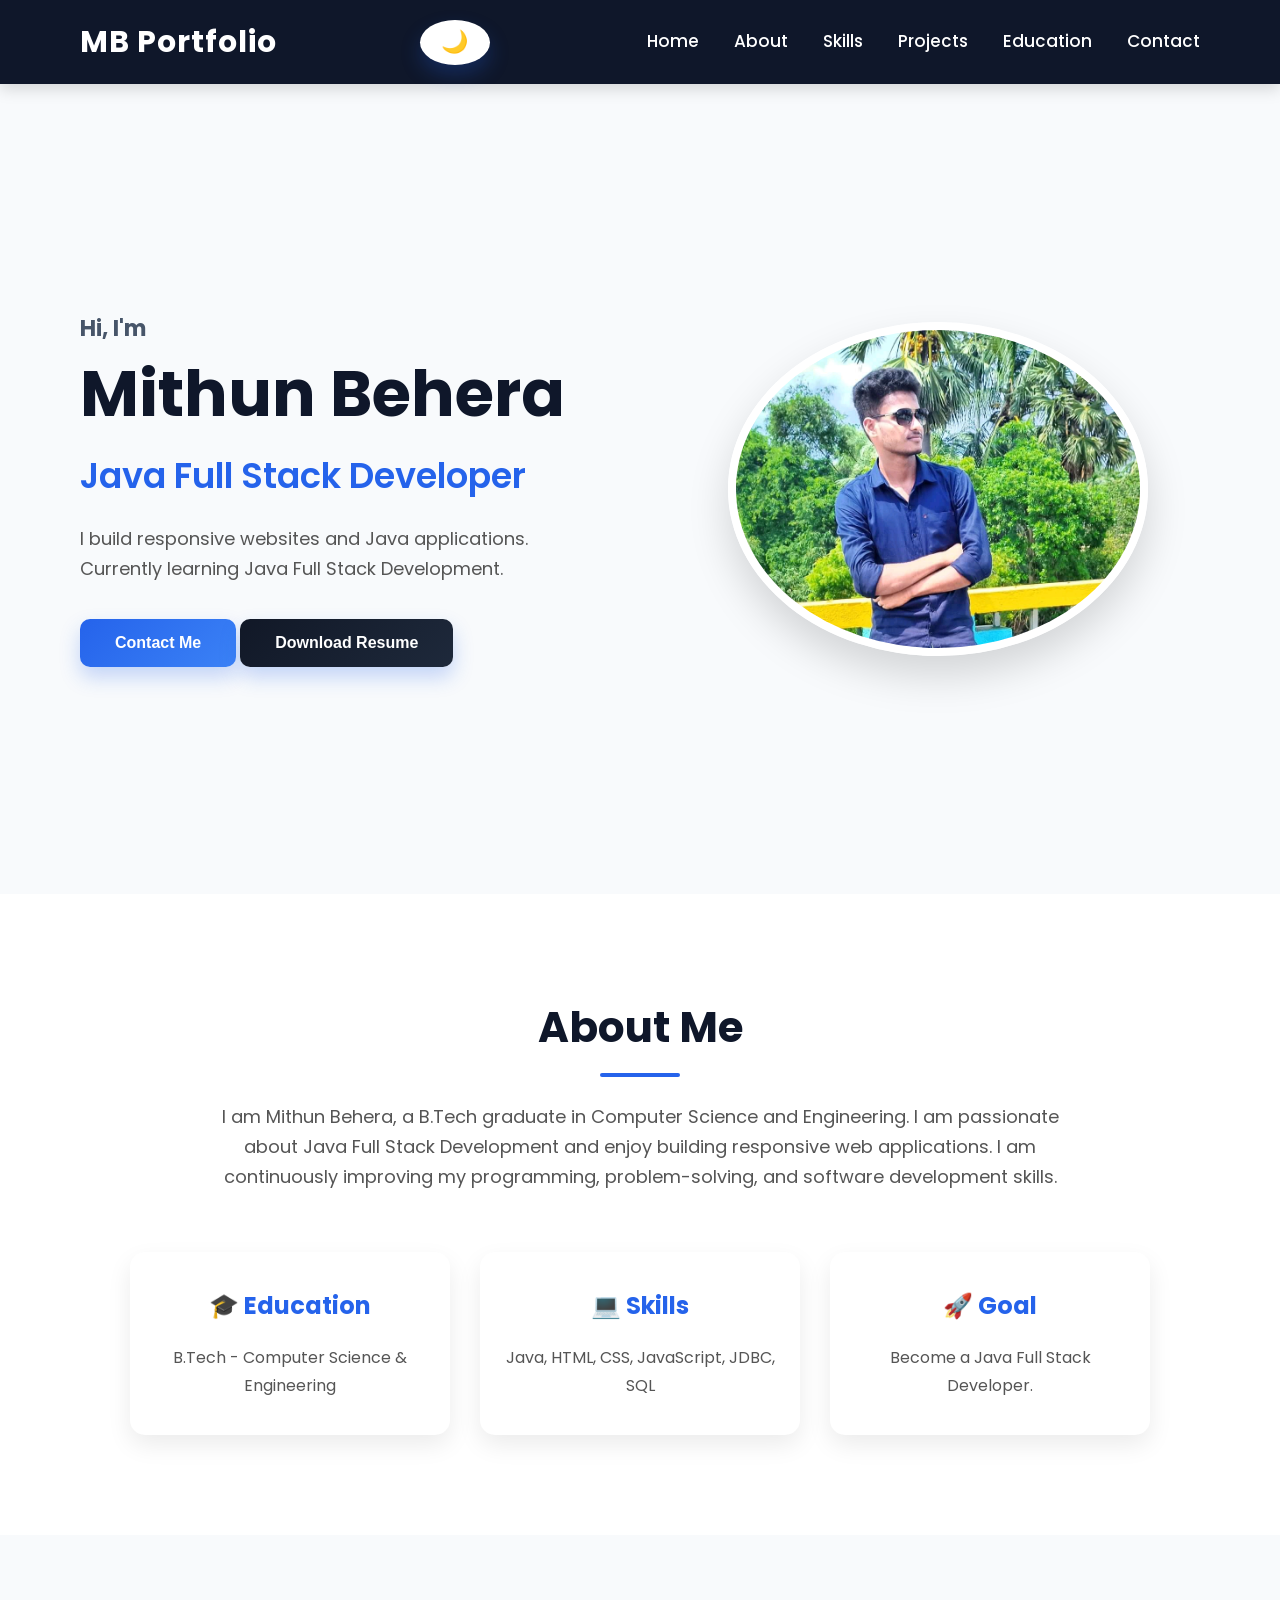
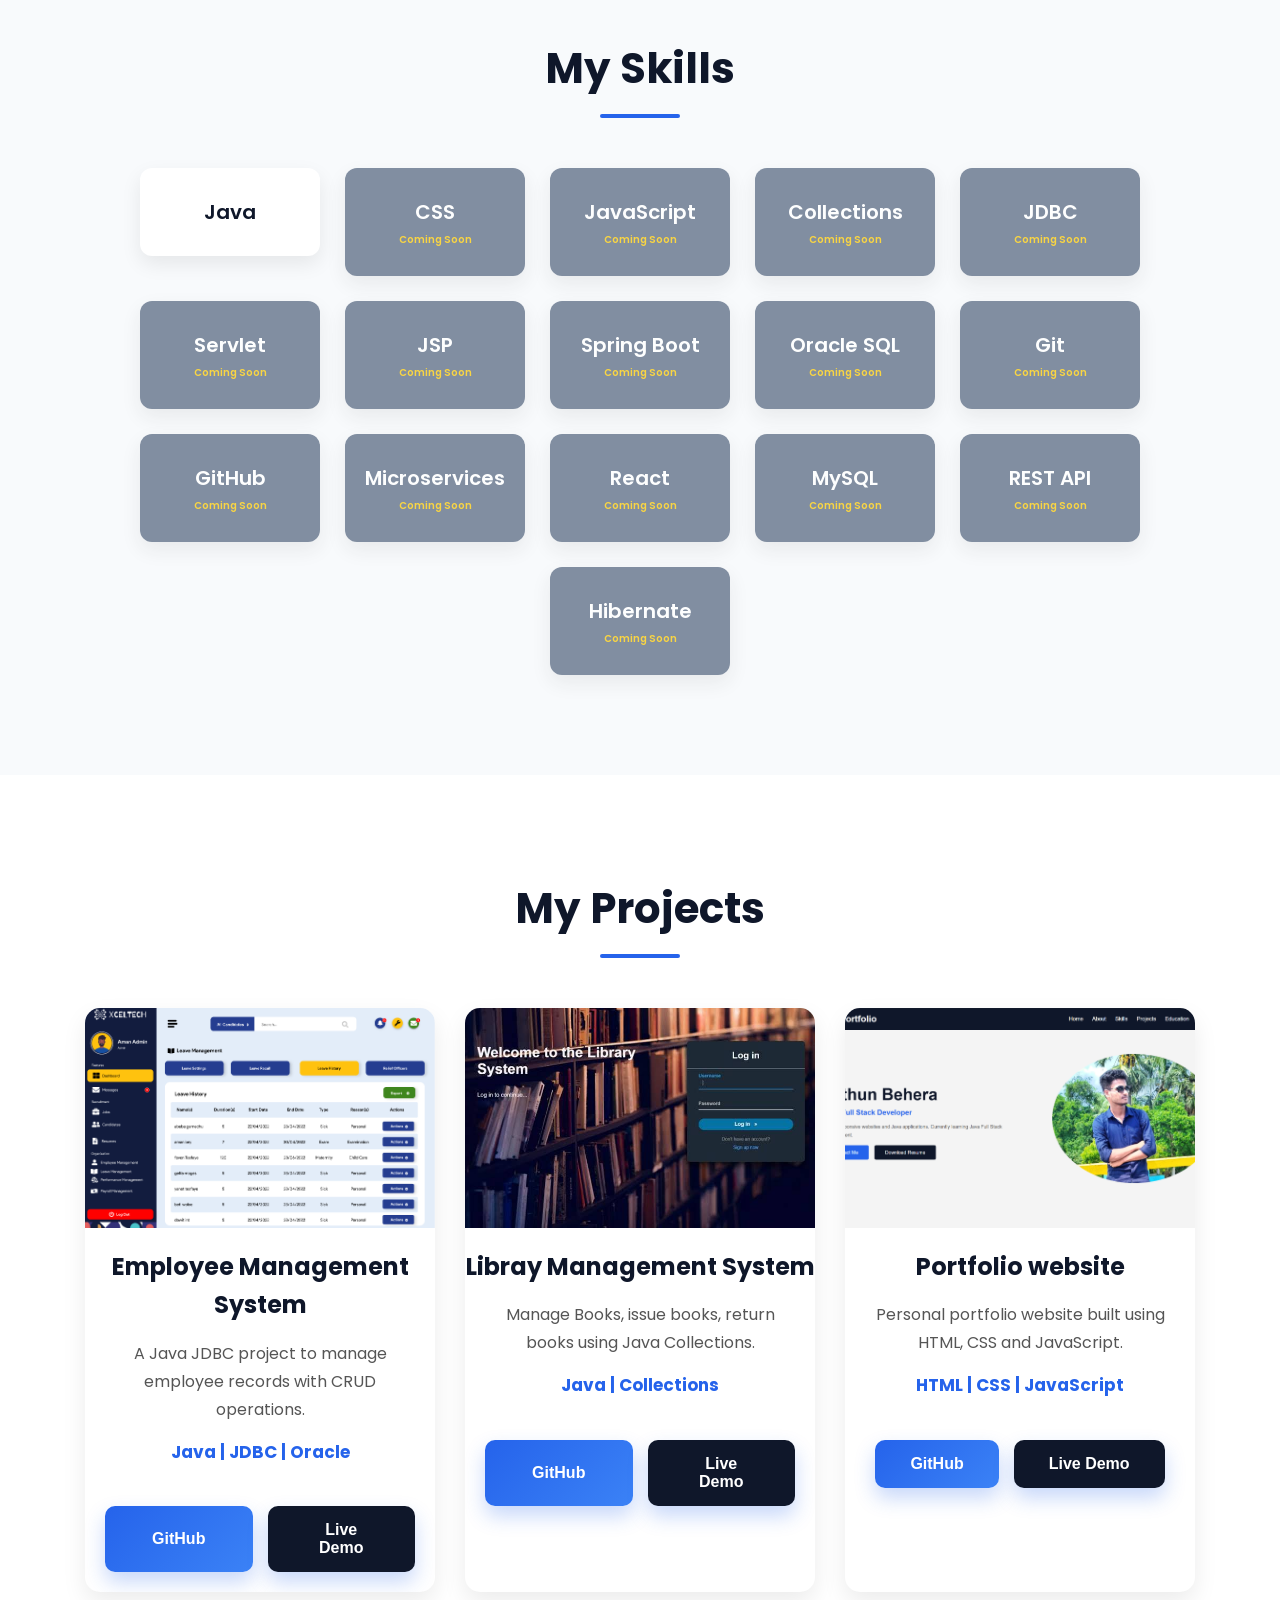
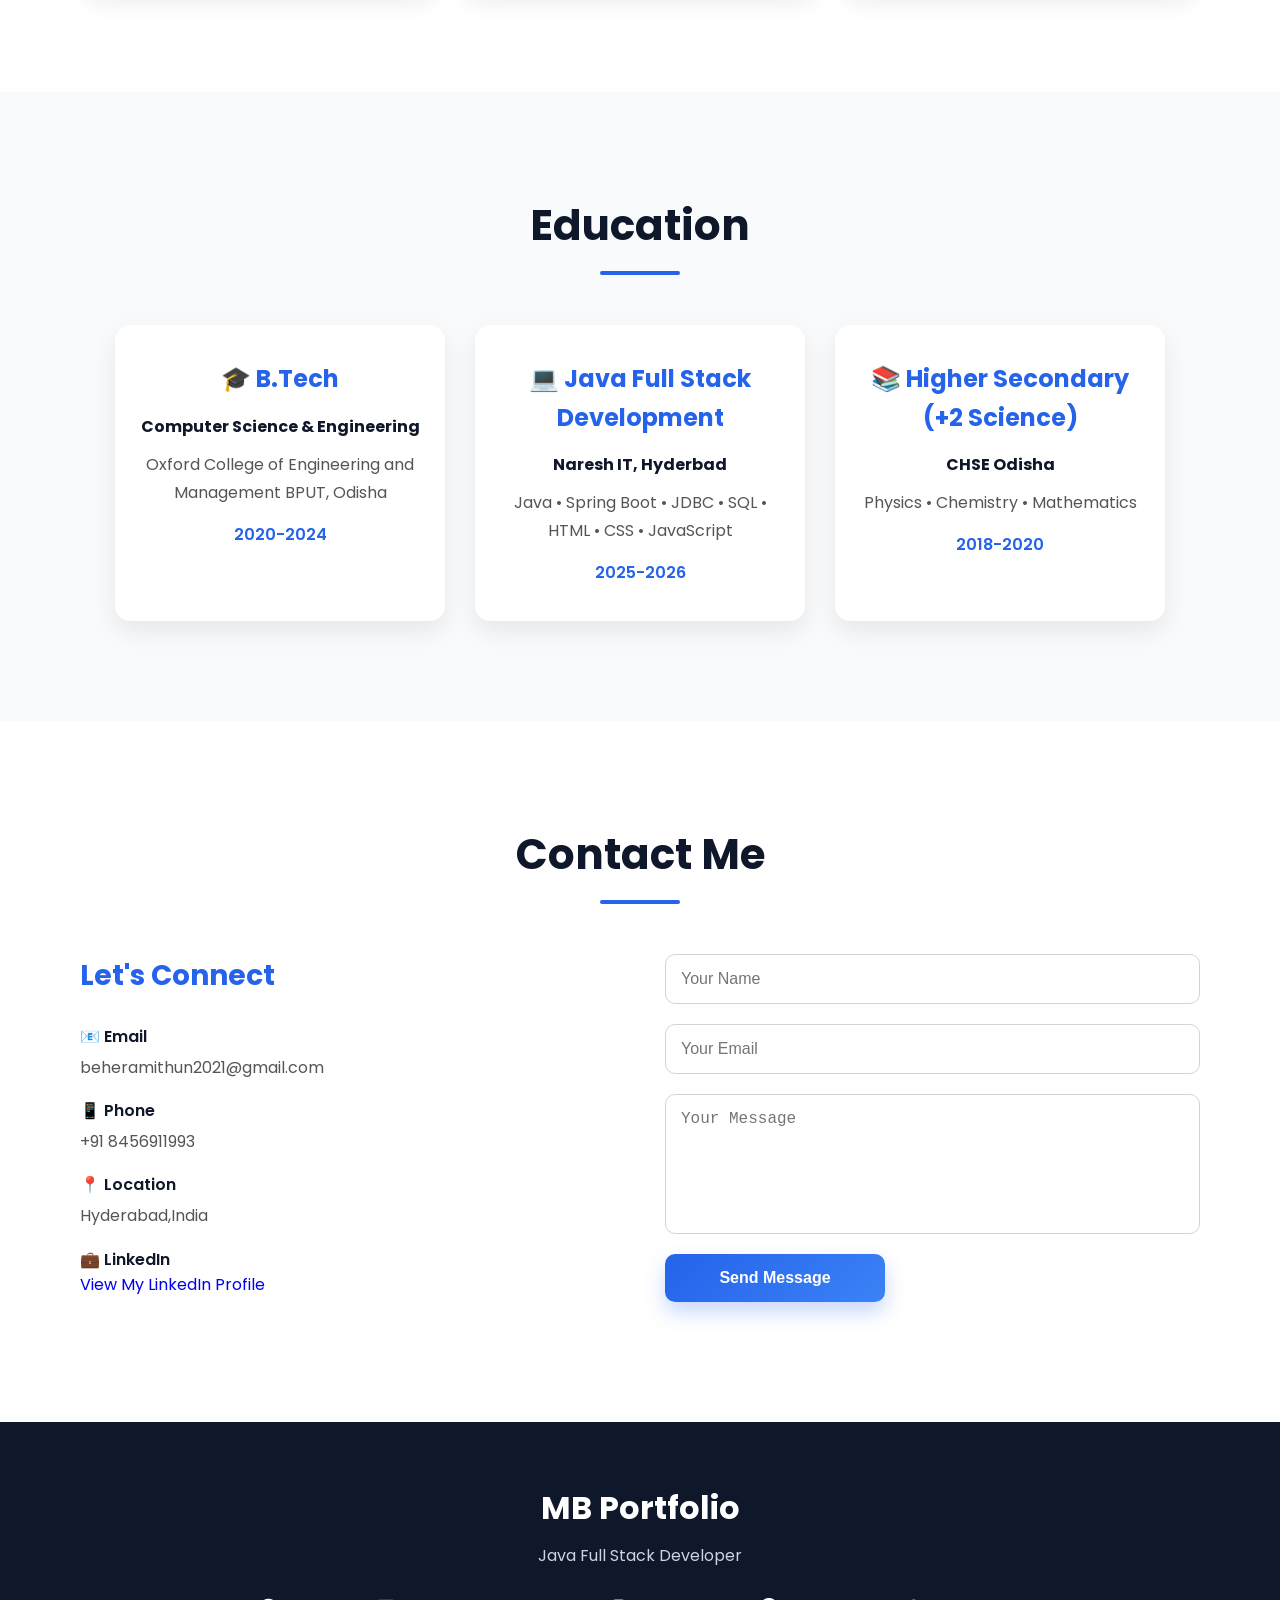
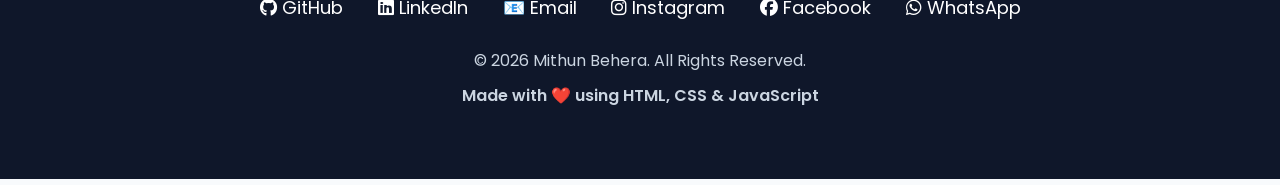
<file: index.html>
<!DOCTYPE html>
<html lang="en">

<head>
    <meta charset="UTF-8">
    <meta name="viewport" content="width=device-width, initial-scale=1.0">
    <title>Portfolio</title>
    <link rel="stylesheet" href="https://unpkg.com/aos@2.3.4/dist/aos.css">
    <link rel="icon" type="image/png" href="images/favicon.png">
    <link rel="stylesheet" href="protfolioStyle.css">
    <link rel="stylesheet" href="https://cdnjs.cloudflare.com/ajax/libs/font-awesome/6.7.2/css/all.min.css">
</head>

<body>
    <!-- <h1> Welcome To My Portfolio</h1> -->
    <header>
        <nav>
            <h2 class="logo">MB Portfolio</h2>
            <button id="theme-toggle" class="theme-btn">🌙</button>
            <div class="menu-toggle" id="menu-toggle">
                ☰
            </div>
            <ul id="nav-links">
                <li><a href="#hero">Home</a></li>
                <li><a href="#about">About</a></li>
                <li><a href="#skills">Skills</a></li>
                <li><a href="#projects">Projects</a></li>
                <li><a href="#education">Education</a></li>
                <li><a href="#contact">Contact</a></li>
            </ul>
        </nav>
    </header>
    <main>
        <section id="hero" class="hero">
            <div class="hero-text" data-aos="fade-right">
                <h3>Hi, I'm</h3>
                <h1>Mithun Behera</h1>
                <h2>Java Full Stack Developer</h2>
                <p>I build responsive websites and Java applications.
                    Currently learning Java Full Stack Development.
                </p>
                <a href="#contact"><button>Contact Me</button></a>
                <a href="resume/Mithun_Behera_Resume.pdf" download><button class="resume-btn"> Download
                        Resume</button></a>
            </div>
            <div class="hero-image" data-aos="fade-left">
                <img src="images/mithun.jpg" alt="Portfolio image">
            </div>
        </section>

        <!-- Aboubt Section Start  -->
        <section id="about" class="about" data-aos="fade-up">
            <h2>About Me</h2>

            <p> I am Mithun Behera, a B.Tech graduate in Computer Science and Engineering.
                I am passionate about Java Full Stack Development and enjoy building
                responsive web applications. I am continuously improving my programming,
                problem-solving, and software development skills.
            </p>
            <div class="about-details">

                <div class="card">
                    <h3>🎓 Education</h3>
                    <p>B.Tech - Computer Science & Engineering</p>
                </div>

                <div class="card">
                    <h3>💻 Skills</h3>
                    <p>Java, HTML, CSS, JavaScript, JDBC, SQL</p>
                </div>

                <div class="card">
                    <h3>🚀 Goal</h3>
                    <p>Become a Java Full Stack Developer.</p>
                </div>

            </div>

        </section>
        <!-- About Section End  -->

        <!-- Skills Section Start -->
        <section id="skills" class="skills" data-aos="zoom-in">
            <h2>My Skills</h2>

            <div class="skills-container">

                <!-- Completed: Java notes page is ready -->
                <a href="Java-Note/index.html" class="skill-link">
                    <div class="skill-card">Java</div>
                </a>

                <!-- Pending: notes page not ready -->
                <div class="skill-card pending-skill" onclick="alert('CSS notes and programs are coming soon!')">CSS
                </div>

                <div class="skill-card pending-skill" onclick="alert('JavaScript notes and programs are coming soon!')">
                    JavaScript</div>

                <div class="skill-card pending-skill"
                    onclick="alert('Collections notes and programs are coming soon!')">Collections</div>

                <div class="skill-card pending-skill" onclick="alert('JDBC notes and programs are coming soon!')">JDBC
                </div>

                <div class="skill-card pending-skill" onclick="alert('Servlet notes and programs are coming soon!')">
                    Servlet</div>

                <div class="skill-card pending-skill" onclick="alert('JSP notes and programs are coming soon!')">JSP
                </div>

                <div class="skill-card pending-skill"
                    onclick="alert('Spring Boot notes and programs are coming soon!')">Spring Boot</div>

                <div class="skill-card pending-skill" onclick="alert('Oracle SQL notes and programs are coming soon!')">
                    Oracle SQL</div>

                <div class="skill-card pending-skill" onclick="alert('Git notes and programs are coming soon!')">Git
                </div>

                <div class="skill-card pending-skill" onclick="alert('GitHub notes and programs are coming soon!')">
                    GitHub</div>

                <div class="skill-card pending-skill"
                    onclick="alert('Microservices notes and programs are coming soon!')">Microservices</div>

                <div class="skill-card pending-skill" onclick="alert('React notes and programs are coming soon!')">React
                </div>

                <div class="skill-card pending-skill" onclick="alert('MySQL notes and programs are coming soon!')">MySQL
                </div>

                <div class="skill-card pending-skill" onclick="alert('REST API notes and programs are coming soon!')">
                    REST API</div>

                <div class="skill-card pending-skill" onclick="alert('Hibernate notes and programs are coming soon!')">
                    Hibernate</div>

            </div>
        </section>

        <!-- Project Section  start-->
        <section id="projects" class="projects" data-aos="fade-up">
            <h2>My Projects</h2>
            <div class="projects-container">
                <!-- project 1 -->
                <div class="project-card">
                    <img src="images/employee.png" alt="Employee Management System">
                    <h3>Employee Management System</h3>

                    <p> A Java JDBC project to manage employee records with CRUD operations.</p>

                    <h4>Java | JDBC | Oracle</h4>

                    <div class="project-buttons">
                        <button>GitHub</button>
                        <button class="live-btn">Live Demo</button>
                    </div>
                </div>
                <!-- Project 2  -->
                <div class="project-card">
                    <img src="images/library.jpg" alt="Libray Management System">

                    <h3>Libray Management System</h3>

                    <p>Manage Books, issue books, return books using Java Collections.</p>
                    <h4>Java | Collections</h4>

                    <div class="project-buttons">
                        <button>GitHub</button>
                        <button class="live-btn">Live Demo</button>
                    </div>
                </div>
                <!-- Project 3 -->
                <div class="project-card">
                    <img src="images/portfolio.png" alt="Portfolio websites">
                    <h3>Portfolio website</h3>

                    <p>Personal portfolio website built using HTML, CSS and JavaScript.</p>

                    <h4>HTML | CSS | JavaScript</h4>

                    <div class="project-buttons">
                        <a href="https://github.com/mithun-behera/Portfolio" target="_blank">
                            <button type="button">GitHub</button>
                        </a>

                        <a href="https://mithun-behera-portfolio.netlify.app" target="_blank">
                            <button type="button" class="live-btn">Live Demo</button>
                        </a>
                    </div>
                </div>
            </div>
        </section>
        <!-- Project Section end -->

        <!-- Education Section Start -->
        <section id="education" class="education" data-aos="fade-up">
            <h2>Education</h2>
            <div class="education-container">
                <div class="education-card">
                    <h3>🎓 B.Tech</h3>
                    <h4>Computer Science & Engineering</h4>
                    <p>Oxford College of Engineering and Management
                        BPUT, Odisha</p>
                    <span>2020-2024</span>
                </div>
                <div class="education-card">
                    <h3>💻 Java Full Stack Development</h3>
                    <h4>Naresh IT, Hyderbad</h4>
                    <p>Java • Spring Boot • JDBC • SQL • HTML • CSS • JavaScript</p>
                    <span>2025-2026</span>
                </div>
                <div class="education-card">
                    <h3>📚 Higher Secondary (+2 Science)</h3>
                    <h4>CHSE Odisha</h4>
                    <p>Physics • Chemistry • Mathematics</p>
                    <span>2018-2020</span>
                </div>
            </div>
        </section>
        <!-- Contact Section -->

        <section id="contact" class="contact" data-aos="fade-up">
            <h2>Contact Me</h2>

            <div class="contact-container">
                <!-- Contact Information -->

                <div class="contact-info">
                    <h3>Let's Connect</h3>
                    <p>📧 Email</p>
                    <span>beheramithun2021@gmail.com</span>

                    <p>📱 Phone</p>
                    <span>+91 8456911993</span>

                    <p>📍 Location</p>
                    <span>Hyderabad,India</span>

                    <p>💼 LinkedIn</p>
                    <a href="https://www.linkedin.com/in/mithun-behera-00191b263/" target="_blank">View My LinkedIn
                        Profile</a>
                </div>
                <!-- Contact Form -->
                <div class="contact-form">
                    <form id="contact-form">
                        <input type="text" id="name" class="text" placeholder="Your Name" required>

                        <input type="email" id="email" class="text" placeholder="Your Email" required>

                        <textarea id="message" rows="6" placeholder="Your Message" required></textarea>

                        <button type="submit">Send Message</button>

                        <p id="form-message"></p>
                    </form>
                </div>
            </div>
        </section>
    </main>

    <footer class="footer">
        <div class="footer-content">
            <h2>MB Portfolio</h2>
            <p>Java Full Stack Developer</p>
            <div class="social-links">
                <a href="https://github.com/mithun-behera" target="_blank">
                    <i class="fa-brands fa-github"></i> GitHub
                </a>
                <a href="https://www.linkedin.com/in/mithun-behera-00191b263/" target="_blank">
                    <i class="fa-brands fa-linkedin"></i> LinkedIn
                </a>
                <a href="mailto:beheramithun2021@gmail.com">📧 Email</a>

                <a href="https://www.instagram.com/james._.mithun/" target="_blank">
                    <i class="fa-brands fa-instagram"></i> Instagram
                </a>

                <a href="https://www.facebook.com/profile.php?id=100048364208056" target="_blank">
                    <i class="fa-brands fa-facebook"></i> Facebook
                </a>

                <a href="https://wa.me/918456911993" target="_blank">
                    <i class="fa-brands fa-whatsapp"></i> WhatsApp
                </a>
            </div>
            <p class="copyright">
                © 2026 Mithun Behera. All Rights Reserved.
            </p>
            <p class="made">
                Made with ❤️ using HTML, CSS & JavaScript
            </p>
        </div>
    </footer>
    <script src="script.js"></script>
    <script src="https://unpkg.com/aos@2.3.4/dist/aos.js"></script>

    <script>
        AOS.init({
            duration: 1000,
            once: true
        });
    </script>
</body>

</html>
</file>
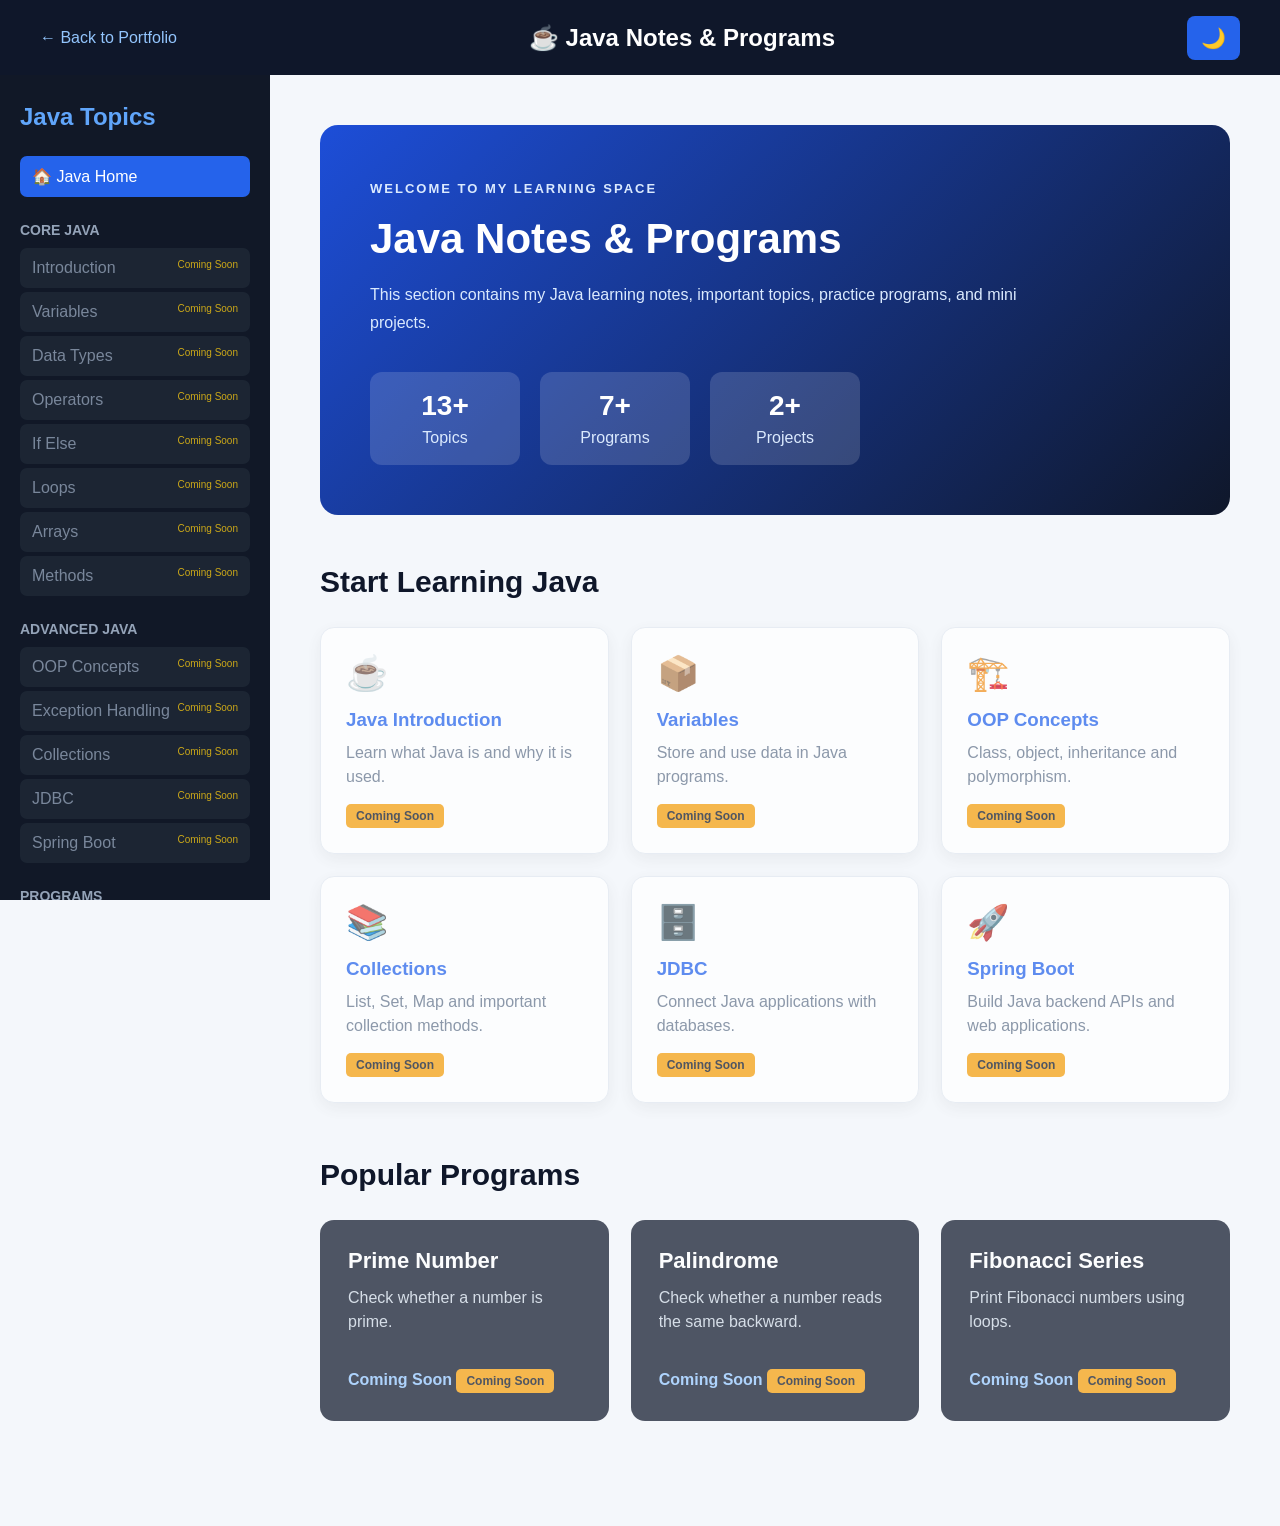
<file: Java-Note/index.html>
<!DOCTYPE html>
<html lang="en">

<head>
    <meta charset="UTF-8">
    <meta name="viewport" content="width=device-width, initial-scale=1.0">
    <title>Java Notes | Mithun Behera</title>

    <link rel="stylesheet" href="style.css">
</head>

<body>

    <header class="top-header">
        <a href="../index.html" class="back-link">← Back to Portfolio</a>

        <h1>☕ Java Notes & Programs</h1>

        <button id="theme-btn">🌙</button>
    </header>

    <div class="layout">

        <aside class="sidebar">

            <h2>Java Topics</h2>

            <a href="index.html" class="active">🏠 Java Home</a>

            <h3>Core Java</h3>

            <span class="coming-soon">Introduction <small>Coming Soon</small></span>
            <span class="coming-soon">Variables <small>Coming Soon</small></span>
            <span class="coming-soon">Data Types <small>Coming Soon</small></span>
            <span class="coming-soon">Operators <small>Coming Soon</small></span>
            <span class="coming-soon">If Else <small>Coming Soon</small></span>
            <span class="coming-soon">Loops <small>Coming Soon</small></span>
            <span class="coming-soon">Arrays <small>Coming Soon</small></span>
            <span class="coming-soon">Methods <small>Coming Soon</small></span>

            <h3>Advanced Java</h3>

            <span class="coming-soon">OOP Concepts <small>Coming Soon</small></span>
            <span class="coming-soon">Exception Handling <small>Coming Soon</small></span>
            <span class="coming-soon">Collections <small>Coming Soon</small></span>
            <span class="coming-soon">JDBC <small>Coming Soon</small></span>
            <span class="coming-soon">Spring Boot <small>Coming Soon</small></span>

            <h3>Programs</h3>

            <span class="coming-soon">Prime Number <small>Coming Soon</small></span>
            <span class="coming-soon">Palindrome <small>Coming Soon</small></span>
            <span class="coming-soon">Fibonacci <small>Coming Soon</small></span>
            <span class="coming-soon">Factorial <small>Coming Soon</small></span>
            <span class="coming-soon">Armstrong <small>Coming Soon</small></span>

        </aside>

        <main class="content">

            <section class="welcome-section">
                <p class="small-title">WELCOME TO MY LEARNING SPACE</p>

                <h2>Java Notes & Programs</h2>

                <p>
                    This section contains my Java learning notes, important topics,
                    practice programs, and mini projects.
                </p>

                <div class="stats">
                    <div class="stat-card">
                        <h3>13+</h3>
                        <p>Topics</p>
                    </div>

                    <div class="stat-card">
                        <h3>7+</h3>
                        <p>Programs</p>
                    </div>

                    <div class="stat-card">
                        <h3>2+</h3>
                        <p>Projects</p>
                    </div>
                </div>
            </section>

            <section class="topic-section">
                <h2>Start Learning Java</h2>

                <div class="topic-grid">

                    <div class="topic-card coming-soon-card">
                        <span>☕</span>
                        <h3>Java Introduction</h3>
                        <p>Learn what Java is and why it is used.</p>
                    </div>

                    <div class="topic-card coming-soon-card">
                        <span>📦</span>
                        <h3>Variables</h3>
                        <p>Store and use data in Java programs.</p>
                    </div>

                    <div class="topic-card coming-soon-card">
                        <span>🏗️</span>
                        <h3>OOP Concepts</h3>
                        <p>Class, object, inheritance and polymorphism.</p>
                    </div>

                    <div class="topic-card coming-soon-card">
                        <span>📚</span>
                        <h3>Collections</h3>
                        <p>List, Set, Map and important collection methods.</p>
                    </div>

                    <div class="topic-card coming-soon-card">
                        <span>🗄️</span>
                        <h3>JDBC</h3>
                        <p>Connect Java applications with databases.</p>
                    </div>

                    <div class="topic-card coming-soon-card">
                        <span>🚀</span>
                        <h3>Spring Boot</h3>
                        <p>Build Java backend APIs and web applications.</p>
                    </div>

                </div>
            </section>

            <section class="program-section">
                <h2>Popular Programs</h2>

                <div class="program-grid">

                    <div class="program-card coming-soon-card">
                        <h3>Prime Number</h3>
                        <p>Check whether a number is prime.</p>
                        <span>Coming Soon</span>
                    </div>

                    <div class="program-card coming-soon-card">
                        <h3>Palindrome</h3>
                        <p>Check whether a number reads the same backward.</p>
                        <span>Coming Soon</span>
                    </div>

                    <div class="program-card coming-soon-card">
                        <h3>Fibonacci Series</h3>
                        <p>Print Fibonacci numbers using loops.</p>
                        <span>Coming Soon</span>
                    </div>

                </div>
            </section>

        </main>
    </div>

    <script src="javaScript.js"></script>
</body>

</html>
</file>
<file: protfolioStyle.css>
/* ==========================================
   GOOGLE FONT
========================================== */
@import url('https://fonts.googleapis.com/css2?family=Poppins:wght@300;400;500;600;700;800&display=swap');

/* ==========================================
   RESET
========================================== */

*{
    margin:0;
    padding:0;
    box-sizing:border-box;
}

html{
    scroll-behavior:smooth;
}

body{
    font-family:'Poppins',sans-serif;
    background:#f8fafc;
    color:#222;
    overflow-x:hidden;
    line-height:1.6;
}

img{
    max-width:100%;
    display:block;
}

a{
    text-decoration:none;
}

ul{
    list-style:none;
}
/* ==========================================
   NAVIGATION
========================================== */

header{
    width:100%;
    position:sticky;
    top:0;
    left:0;
    z-index:1000;
}
nav{
    display:flex;
    justify-content:space-between;
    align-items:center;
    background:#0f172a;
    padding:18px 80px;
    box-shadow:0 5px 15px rgba(0,0,0,.15);
}
/* Logo */
.logo{
    color:#fff;
    font-size:30px;
    font-weight:700;
    letter-spacing:1px;
}
/* Menu */
nav ul{
    display:flex;
    align-items:center;
    gap:35px;
}
nav ul li a{
    color:white;
    font-size:17px;
    font-weight:500;
    transition:.3s;
}
nav ul li a:hover{
    color:#38bdf8;
}
/* Hamburger */
.menu-toggle{
    display:none;
    color:white;
    font-size:32px;
    cursor:pointer;
    transition:.3s;
}
.menu-toggle:hover{
    color:#38bdf8;
}
/* ==========================================
   COMMON BUTTON
========================================== */
button{
    padding:15px 35px;
    border:none;
    border-radius:10px;
    cursor:pointer;
    font-size:16px;
    font-weight:600;
    color:white;

    background:linear-gradient(135deg,#2563eb,#3b82f6);

    transition:.35s ease;

    box-shadow:0 10px 20px rgba(37,99,235,.25);
}

button:hover{

    transform:translateY(-5px);

    box-shadow:0 15px 35px rgba(37,99,235,.35);

    background:linear-gradient(135deg,#1d4ed8,#2563eb);

}

.resume-btn{

    background:linear-gradient(135deg,#111827,#1e293b);

}

.resume-btn:hover{

    background:linear-gradient(135deg,#0f172a,#1f2937);

}

/* ==========================================
   HERO SECTION
========================================== */

.hero{
    display:flex;
    justify-content:space-between;
    align-items:center;
    gap:70px;

    min-height:90vh;

    padding:80px;
}

/* Hero Text */

.hero-text{
    flex:1;
    max-width:600px;
}

.hero-text h3{
    font-size:22px;
    color:#475569;
    margin-bottom:10px;
}

.hero-text h1{
    font-size:clamp(2.8rem,5vw,4rem);
    color:#0f172a;
    font-weight:700;
    margin-bottom:15px;
    line-height:1.2;
}

.hero-text h2{
    font-size:clamp(1.5rem,3vw,2.2rem);
    color:#2563eb;
    margin-bottom:20px;
    font-weight:600;
}
.hero-text p{
    font-size:18px;
    color:#555;
    line-height:30px;
    margin-bottom:35px;
}
/* Hero Buttons */
.hero-buttons{
    display:flex;
    gap:20px;
    flex-wrap:wrap;
}
/* Hero Image */
.hero-image{
    flex:1;
    display:flex;
    justify-content:center;
    align-items:center;
}
.hero-image img{
    width:100%;
    max-width:420px;
    border-radius:50%;
    border:8px solid white;
    box-shadow:
    0 20px 40px rgba(0,0,0,.15);
    transition:.4s;
}
.hero-image img:hover{
    transform:scale(1.04);
}
/* Hero Text Animation */
.hero-text h3,
.hero-text h1,
.hero-text h2,
.hero-text p,
.hero-buttons{
    animation:fadeUp .8s ease;
}
/* Animation */
@keyframes fadeUp{
    from{
        opacity:0;
        transform:translateY(40px);
    }
    to{
        opacity:1;
        transform:translateY(0);
    }
}
/* ==========================================
   HERO RESPONSIVE
========================================== */
@media(max-width:768px){
.hero{
    flex-direction:column-reverse;
    text-align:center;
    padding:50px 20px;
    gap:35px;
    min-height:auto;
}
.hero-text{
    max-width:100%;
}
.hero-text h1{
    font-size:40px;
}
.hero-text h2{
    font-size:24px;
}
.hero-text p{
    font-size:16px;
    line-height:28px;
}
.hero-buttons{
    justify-content:center;
}
.hero button{
    width:100%;
    margin:8px 0;
}
.hero-image img{
    width:260px;
}
}
/* ==========================================
   ABOUT SECTION
========================================== */
.about{
    padding:100px 80px;
    background:#ffffff;
    text-align:center;
}
.about h2{
    font-size:42px;
    color:#0f172a;
    margin-bottom:25px;
    position:relative;
}
.about h2::after{
    content:"";
    width:80px;
    height:4px;
    background:#2563eb;
    display:block;
    margin:12px auto 0;
    border-radius:5px;
}
.about>p{
    max-width:850px;
    margin:auto;
    color:#555;
    line-height:30px;
    font-size:18px;
}
.about-details{
    display:flex;
    justify-content:center;
    flex-wrap:wrap;
    gap:30px;
    margin-top:60px;
}
/* About Card */
.card{
    width:100%;
    max-width:320px;
    background:white;
    padding:35px 25px;
    border-radius:15px;
    box-shadow:0 10px 25px rgba(0,0,0,.08);
    transition:.35s;
    cursor:pointer;
}
.card:hover{
    transform:translateY(-10px);
    box-shadow:0 20px 40px rgba(37,99,235,.20);
}
.card h3{
    color:#2563eb;
    font-size:24px;
    margin-bottom:18px;
}
.card p{
    color:#555;
    line-height:28px;
    font-size:16px;
}
/* ==========================================
   SKILLS SECTION
========================================== */
.skills{
    padding:100px 80px;
    background:#f8fafc;
    text-align:center;
}
.skills h2{
    font-size:42px;
    color:#0f172a;
    margin-bottom:50px;
    position:relative;
}
.skills h2::after{
    content:"";
    width:80px;
    height:4px;
    background:#2563eb;
    display:block;
    margin:12px auto 0;
    border-radius:5px;
}
.skills-container{
    display:flex;
    justify-content:center;
    flex-wrap:wrap;
    gap:25px;
}
/* Skill Card */
.skill-card{
    width:180px;
    padding:28px 20px;
    background:white;
    border-radius:12px;
    font-size:20px;
    font-weight:600;
    color:#0f172a;
    box-shadow:0 8px 20px rgba(0,0,0,.08);
    transition:.35s;
    cursor:pointer;
}
.skill-card:hover{
    background:#2563eb;
    color:white;
    transform:translateY(-10px);
    box-shadow:0 15px 35px rgba(37,99,235,.35);
}
/* ==========================================
   ABOUT & SKILLS RESPONSIVE
========================================== */
@media(max-width:768px){
.about{
    padding:70px 20px;
}
.about h2{
    font-size:34px;
}
.about>p{
    font-size:16px;
    line-height:28px;
}
.about-details{
    flex-direction:column;
    align-items:center;
}
.card{
    max-width:100%;
}
.skills{
    padding:70px 20px;
}
.skills h2{
    font-size:34px;
}
.skills-container{
    gap:18px;
}
.skill-card{
    width:140px;
    padding:20px;
    font-size:18px;
}
}
/* ==========================================
   PROJECTS SECTION
========================================== */
.projects{
    padding:100px 80px;
    background:#ffffff;
    text-align:center;
}
.projects h2{
    font-size:42px;
    color:#0f172a;
    margin-bottom:50px;
    position:relative;
}
.projects h2::after{
    content:"";
    width:80px;
    height:4px;
    background:#2563eb;
    display:block;
    margin:12px auto 0;
    border-radius:5px;
}
.projects-container{
    display:flex;
    justify-content:center;
    flex-wrap:wrap;
    gap:30px;
}
/* Project Card */
.project-card{
    width:100%;
    max-width:350px;
    background:#fff;
    border-radius:15px;
    overflow:hidden;
    box-shadow:0 10px 25px rgba(0,0,0,.08);
    transition:.35s;
}
.project-card:hover{
    transform:translateY(-12px);
    box-shadow:0 20px 40px rgba(37,99,235,.20);
}
.project-card img{
    width:100%;
    height:220px;
    object-fit:cover;
    transition:.35s;
}
.project-card:hover img{
    transform:scale(1.05);
}
.project-card h3{
    margin-top:20px;
    color:#0f172a;
    font-size:24px;
}
.project-card p{
    padding:15px 20px;
    color:#555;
    line-height:28px;
}
.project-card h4{
    color:#2563eb;
    margin-bottom:20px;
    font-size:17px;
}
.project-buttons{
    display:flex;
    justify-content:center;
    gap:15px;
    padding:20px;
    flex-wrap:wrap;
}
.project-buttons button{
    flex:1;
    min-width:120px;
}
.live-btn{
    background:#0f172a;
}
.live-btn:hover{
    background:#111827;
}
/* ==========================================
   EDUCATION SECTION
========================================== */
.education{
    padding:100px 80px;
    background:#f8fafc;
    text-align:center;
}
.education h2{
    font-size:42px;
    color:#0f172a;
    margin-bottom:50px;
    position:relative;
}
.education h2::after{
    content:"";
    width:80px;
    height:4px;
    background:#2563eb;
    display:block;
    margin:12px auto 0;
    border-radius:5px;
}
.education-container{
    display:flex;
    justify-content:center;
    flex-wrap:wrap;
    gap:30px;
}
.education-card{
    width:100%;
    max-width:330px;
    background:white;
    padding:35px 25px;
    border-radius:15px;
    box-shadow:0 10px 25px rgba(0,0,0,.08);
    transition:.35s;
}
.education-card:hover{
    transform:translateY(-10px);
    box-shadow:0 20px 40px rgba(37,99,235,.20);
}
.education-card h3{
    color:#2563eb;
    font-size:24px;
    margin-bottom:15px;
}
.education-card h4{
    color:#0f172a;
    margin-bottom:12px;
}
.education-card p{
    color:#555;
    line-height:28px;
    margin-bottom:15px;
}
.education-card span{
    color:#2563eb;
    font-weight:600;
}
/* ==========================================
   RESPONSIVE
========================================== */
@media(max-width:768px){
.projects{
    padding:70px 20px;
}
.projects h2{
    font-size:34px;
}
.projects-container{
    flex-direction:column;
    align-items:center;
}
.project-card{
    max-width:100%;
}
.project-buttons{
    flex-direction:column;
}
.project-buttons button{
    width:100%;
}
.education{
    padding:70px 20px;
}
.education h2{
    font-size:34px;
}
.education-container{
    flex-direction:column;
    align-items:center;
}
.education-card{
    max-width:100%;
}
}
/* ==========================================
   CONTACT SECTION
========================================== */
.contact{
    padding:100px 80px;
    background:#ffffff;
    text-align:center;
}
.contact h2{
    font-size:42px;
    color:#0f172a;
    margin-bottom:50px;
    position:relative;
}
.contact h2::after{
    content:"";
    width:80px;
    height:4px;
    background:#2563eb;
    display:block;
    margin:12px auto 0;
    border-radius:5px;
}
.contact-container{
    display:flex;
    justify-content:space-between;
    align-items:flex-start;
    gap:50px;
    flex-wrap:wrap;
}
.contact-info{
    flex:1;
    text-align:left;
}
.contact-info h3{
    color:#2563eb;
    font-size:28px;
    margin-bottom:25px;
}
.contact-info p{
    margin-top:18px;
    font-weight:600;
    color:#0f172a;
}
.contact-info span{
    display:block;
    margin-top:5px;
    color:#555;
}
.contact-form{
    flex:1;
}
.contact-form form{
    display:flex;
    flex-direction:column;
    gap:20px;
}
.contact-form input,
.contact-form textarea{
    width:100%;
    padding:15px;
    border:1px solid #d1d5db;
    border-radius:10px;
   outline:none;
    font-size:16px;
    transition:.3s;
}
.contact-form input:focus,
.contact-form textarea:focus{
    border-color:#2563eb;
    box-shadow:0 0 10px rgba(37,99,235,.20);
}
.contact-form textarea{
    resize:none;
}
.contact-form button{
    width:220px;
}
/* ==========================================
   FOOTER
========================================== */
.footer{
    background:#0f172a;
    color:white;
    text-align:center;
    padding:60px 20px;
}
.footer h2{
    font-size:32px;
    margin-bottom:10px;
}
.footer p{
    color:#cbd5e1;
    margin:10px 0;
}
.social-links{
    margin:25px 0;
}
.social-links a{
    color:white;
    font-size:18px;
    margin:0 15px;
    transition:.3s;
}
.social-links a:hover{
    color:#38bdf8;
}
.copyright{
    margin-top:25px;
}
.made{
    color:#38bdf8;
    font-weight:600;
}
/* ==========================================
   MOBILE NAVIGATION
========================================== */
@media(max-width:768px){
nav{
    padding:18px 20px;
    flex-wrap:wrap;
    position:relative;
}
.menu-toggle{
    display:block;
}
nav ul{
    display:none;
    width:100%;
    flex-direction:column;
    text-align:center;
    margin-top:20px;
    background:#0f172a;
    border-radius:10px;
    overflow:hidden;
}
nav ul.active{
    display:flex;
}
nav ul li{
    margin:0;
}
nav ul li a{
    display:block;
    padding:16px;
    border-bottom:1px solid rgba(255,255,255,.08);
}
nav ul li:last-child a{
    border-bottom:none;
}
/* Contact */
.contact{
    padding:70px 20px;
}
.contact h2{
    font-size:34px;
}
.contact-container{
    flex-direction:column;
    gap:35px;
}
.contact-info{
    text-align:center;
}
.contact-form button{
    width:100%;
}
/* Footer */
.footer{
    padding:45px 20px;
}
.footer h2{
    font-size:28px;
}
.social-links{
    display:flex;
    flex-direction:column;
    gap:15px;
}
.social-links a{
    margin:0;
}
}

/* ===========================
   DARK MODE TOGGLE BUTTON
=========================== */

.theme-btn{
    width:45px;
    height:45px;

    display:flex;
    justify-content:center;
    align-items:center;

    border-radius:50%;

    font-size:22px;

    cursor:pointer;

    border:none;

    background:#ffffff;

    color:#0f172a;

    transition:.3s;

    margin-right:15px;
}

.theme-btn:hover{

    transform:rotate(180deg);

}

/* ===========================
   DARK MODE
=========================== */

body.dark{

    background:#0f172a;

    color:white;

}

body.dark nav{

    background:#020617;

}

body.dark .hero,
body.dark .about,
body.dark .projects,
body.dark .contact{

    background:#0f172a;

}

body.dark .skills,
body.dark .education{

    background:#111827;

}

body.dark h1,
body.dark h2,
body.dark h3,
body.dark h4{

    color:white;

}

body.dark p,
body.dark span{

    color:#d1d5db;

}

body.dark .card,
body.dark .project-card,
body.dark .education-card,
body.dark .skill-card{

    background:#1e293b;

    color:white;

}

body.dark .contact-form input,
body.dark .contact-form textarea{

    background:#1e293b;

    color:white;

    border:1px solid #334155;

}

body.dark .footer{

    background:#020617;

}


/* Skill notes page is not ready yet */
.pending-skill {
    background: #64748b;
    color: white;
    opacity: 0.8;
    cursor: pointer;
    position: relative;
}

/* Small label */
.pending-skill::after {
    content: "Coming Soon";
    display: block;
    font-size: 10px;
    margin-top: 4px;
    color: #facc15;
}

.pending-skill:hover {
    opacity: 1;
    transform: translateY(-4px);
}
</file>
<file: Java-Note/style.css>
/* ---------- Reset ---------- */
* {
    margin: 0;
    padding: 0;
    box-sizing: border-box;
}

html {
    scroll-behavior: smooth;
}

body {
    font-family: Arial, Helvetica, sans-serif;
    background: #f4f7fb;
    color: #1e293b;
}

/* ---------- Top Header ---------- */
.top-header {
    height: 75px;
    background: #0f172a;
    color: white;
    display: flex;
    align-items: center;
    justify-content: space-between;
    padding: 0 40px;
    position: sticky;
    top: 0;
    z-index: 1000;
}

.top-header h1 {
    font-size: 24px;
}

.back-link {
    color: #93c5fd;
    text-decoration: none;
    font-size: 16px;
}

.back-link:hover {
    color: white;
}

#theme-btn {
    border: none;
    background: #2563eb;
    color: white;
    font-size: 20px;
    padding: 10px 14px;
    border-radius: 8px;
    cursor: pointer;
}

#theme-btn:hover {
    background: #1d4ed8;
}

/* ---------- Main Layout ---------- */
.layout {
    display: flex;
    min-height: calc(100vh - 75px);
}

/* ---------- Sidebar ---------- */
.sidebar {
    width: 270px;
    background: #111827;
    color: white;
    padding: 28px 20px;
    position: sticky;
    top: 75px;
    height: calc(100vh - 75px);
    overflow-y: auto;
}

.sidebar h2 {
    font-size: 24px;
    margin-bottom: 25px;
    color: #60a5fa;
}

.sidebar h3 {
    color: #94a3b8;
    font-size: 14px;
    text-transform: uppercase;
    margin: 25px 0 10px;
}

.sidebar a {
    display: block;
    color: #e2e8f0;
    text-decoration: none;
    padding: 11px 12px;
    border-radius: 7px;
    margin: 4px 0;
}

.sidebar a:hover,
.sidebar a.active {
    background: #2563eb;
    color: white;
}

/* ---------- Coming Soon Sidebar Items ---------- */
.sidebar .coming-soon {
    display: block;
    padding: 11px 12px;
    margin: 4px 0;
    border-radius: 7px;
    color: #94a3b8;
    background: #1f2937;
    cursor: not-allowed;
    opacity: 0.8;
}

.sidebar .coming-soon small {
    float: right;
    font-size: 10px;
    color: #facc15;
}

/* ---------- Content ---------- */
.content {
    flex: 1;
    padding: 50px;
    max-width: 1400px;
}

/* ---------- Welcome Section ---------- */
.welcome-section {
    background: linear-gradient(135deg, #1d4ed8, #0f172a);
    color: white;
    border-radius: 18px;
    padding: 50px;
    margin-bottom: 50px;
}

.small-title {
    color: #bfdbfe;
    font-size: 13px;
    letter-spacing: 2px;
    font-weight: bold;
    margin-bottom: 12px;
}

.welcome-section h2 {
    font-size: 42px;
    margin-bottom: 18px;
}

.welcome-section > p {
    max-width: 700px;
    line-height: 28px;
    color: #dbeafe;
}

/* ---------- Stats ---------- */
.stats {
    display: flex;
    gap: 20px;
    margin-top: 35px;
    flex-wrap: wrap;
}

.stat-card {
    min-width: 150px;
    background: rgba(255, 255, 255, 0.15);
    padding: 18px;
    border-radius: 12px;
    text-align: center;
}

.stat-card h3 {
    font-size: 28px;
    margin-bottom: 7px;
}

.stat-card p {
    color: #dbeafe;
}

/* ---------- Topic and Program Sections ---------- */
.topic-section,
.program-section {
    margin-bottom: 55px;
}

.topic-section h2,
.program-section h2 {
    font-size: 30px;
    margin-bottom: 28px;
    color: #0f172a;
}

/* ---------- Topic Cards ---------- */
.topic-grid {
    display: grid;
    grid-template-columns: repeat(auto-fit, minmax(230px, 1fr));
    gap: 22px;
}

.topic-card {
    background: white;
    border-radius: 14px;
    padding: 25px;
    color: #1e293b;
    box-shadow: 0 5px 18px rgba(15, 23, 42, 0.08);
    border: 1px solid #e2e8f0;
}

.topic-card > span {
    font-size: 34px;
}

.topic-card h3 {
    margin: 16px 0 10px;
    color: #2563eb;
}

.topic-card p {
    color: #64748b;
    line-height: 24px;
}

/* ---------- Program Cards ---------- */
.program-grid {
    display: grid;
    grid-template-columns: repeat(auto-fit, minmax(260px, 1fr));
    gap: 22px;
}

.program-card {
    background: #0f172a;
    color: white;
    padding: 28px;
    border-radius: 14px;
}

.program-card h3 {
    font-size: 22px;
    margin-bottom: 12px;
}

.program-card p {
    color: #cbd5e1;
    line-height: 24px;
    margin-bottom: 20px;
}

.program-card > span {
    color: #93c5fd;
    font-weight: bold;
}

/* ---------- Coming Soon Cards ---------- */
.coming-soon-card {
    opacity: 0.72;
    cursor: not-allowed;
    position: relative;
}

.coming-soon-card::after {
    content: "Coming Soon";
    display: inline-block;
    margin-top: 15px;
    padding: 5px 10px;
    border-radius: 5px;
    background: #f59e0b;
    color: #111827;
    font-size: 12px;
    font-weight: bold;
}

/* ---------- Dark Mode ---------- */
body.dark-mode {
    background: #020617;
    color: #e2e8f0;
}

body.dark-mode .content {
    background: #020617;
}

body.dark-mode .topic-section h2,
body.dark-mode .program-section h2 {
    color: white;
}

body.dark-mode .topic-card {
    background: #111827;
    border-color: #334155;
    color: white;
}

body.dark-mode .topic-card p {
    color: #cbd5e1;
}

/* ---------- Mobile ---------- */
@media (max-width: 850px) {
    .top-header {
        padding: 0 18px;
    }

    .top-header h1 {
        font-size: 18px;
    }

    .back-link {
        font-size: 13px;
    }

    .layout {
        flex-direction: column;
    }

    .sidebar {
        width: 100%;
        height: auto;
        position: static;
        padding: 20px;
    }

    .sidebar h2,
    .sidebar h3 {
        text-align: center;
    }

    .sidebar a,
    .sidebar .coming-soon {
        text-align: center;
    }

    .sidebar .coming-soon small {
        float: none;
        margin-left: 8px;
    }

    .content {
        padding: 25px 18px;
    }

    .welcome-section {
        padding: 30px 22px;
    }

    .welcome-section h2 {
        font-size: 30px;
    }

    .stats {
        justify-content: center;
    }

    .stat-card {
        flex: 1;
        min-width: 110px;
    }
}
</file>
